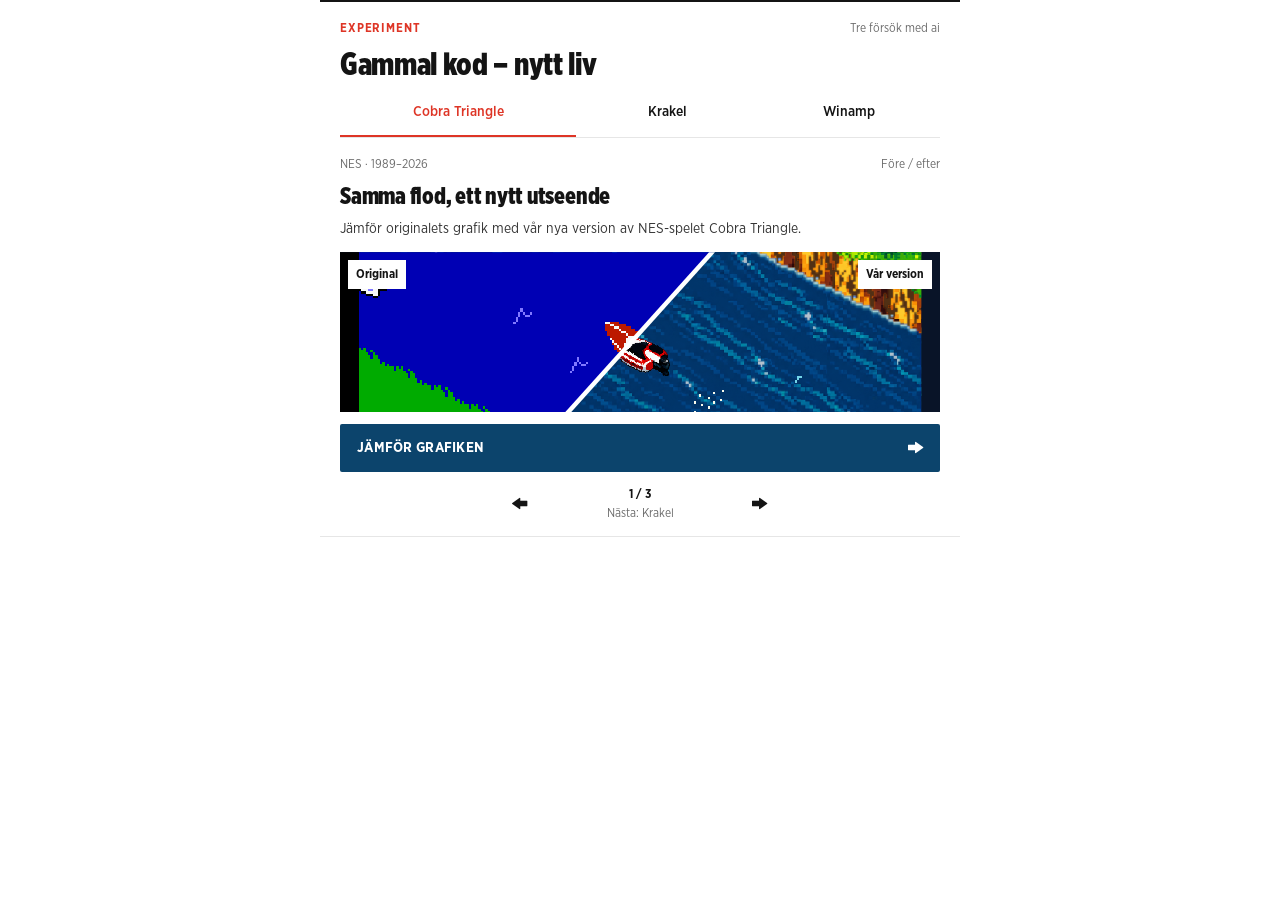
<file: index.html>
<!doctype html>
<html lang="sv">
<head>
  <meta charset="utf-8">
  <meta name="viewport" content="width=device-width,initial-scale=1">
  <meta name="color-scheme" content="light">
  <title>Gammal kod, nytt liv – tre experiment</title>
  <meta name="description" content="Utforska tre försök med ai och baklängeskonstruktion: Cobra Triangle, Krakel Spektakel och Winamp-tillägget Enhancer.">
  <link rel="stylesheet" href="ny-teknik-design-system/styles.css?v=20261023-gotham1">
  <link rel="stylesheet" href="styles.css?v=20261023-skin3">
</head>
<body>
<main class="lab" id="lab">
  <header class="intro">
    <p class="eyebrow"><span class="nt-kicker">EXPERIMENT</span><span class="edition">Tre försök med ai</span></p>
    <h1>Gammal kod – nytt liv</h1>
  </header>
  <div class="tabs" role="tablist" aria-label="Välj experiment">
    <button id="tab-cobra" role="tab" aria-selected="true" aria-controls="experiment" data-project="cobra">Cobra Triangle</button>
    <button id="tab-krakel" role="tab" aria-selected="false" tabindex="-1" aria-controls="experiment" data-project="krakel">Krakel</button>
    <button id="tab-enhancer" role="tab" aria-selected="false" tabindex="-1" aria-controls="experiment" data-project="enhancer">Winamp</button>
  </div>
  <section class="experiment" id="experiment" role="tabpanel" aria-labelledby="tab-cobra" tabindex="0">
    <div class="project-heading" id="project-heading">
      <div class="project-meta"><span id="project-era">NES · 1989–2026</span><span id="demo-kind">Före / efter</span></div>
      <h2 id="project-title">Samma flod, ett nytt utseende</h2>
      <p class="project-teaser" id="project-teaser">Jämför originalets grafik med vår nya version av NES-spelet Cobra Triangle.</p>
      <p class="project-intro" id="project-intro" hidden></p>
    </div>
    <div class="compact-preview" id="compact-preview">
      <div class="compact-cobra compact-visual" data-preview="cobra" role="img" aria-label="Originalgrafik till vänster och vår nya grafik till höger, delade av en diagonal vit linje.">
        <img class="diagonal-new" src="assets/cobra-remaster.png" width="1024" height="960" alt="">
        <img class="diagonal-old" src="assets/cobra-original.png" width="256" height="240" alt="">
        <span class="diagonal-line" aria-hidden="true"></span><span class="image-label original-label">Original</span><span class="image-label new-label">Vår version</span>
      </div>
      <div class="compact-visual" data-preview="krakel" hidden><div class="krakel-stage compact-krakel"><img src="assets/krakel-preview.jpg" width="600" height="800" alt="Bokstavsleken med ordet ankare." loading="lazy"></div></div>
      <div class="compact-enhancer" data-preview="enhancer" hidden role="img" aria-label="Vår Enhancer-app med grön låtdisplay, stereomätare och metallknappen Take it to Eleven."><div class="skin-shell"><div class="enhancer-skin" aria-hidden="true">
          <div class="skin-titlebar"><span class="skin-grip"></span><strong>ENHANCER</strong><span class="skin-ridges"></span><span class="skin-close" aria-hidden="true">×</span></div>
          <div class="skin-display"><div class="skin-source"><span>REDO ATT LYSSNA</span><span>LJUDTEST</span></div><h3 class="skin-song">Nattpass</h3><p class="skin-artist">Ny Teknik · egen testmusik</p><div class="skin-meters" aria-hidden="true"><div class="skin-meter"><span>L</span><div class="meter-segments"><i></i><i></i><i></i><i></i><i></i><i></i><i></i><i></i><i></i><i></i><i></i><i></i><i></i><i></i><i></i><i></i><i></i><i></i><i></i><i></i><i></i><i></i><i></i><i></i><i></i><i></i><i></i><i></i><i></i><i></i><i></i><i></i><i></i><i></i><i></i></div></div><div class="skin-meter"><span>R</span><div class="meter-segments"><i></i><i></i><i></i><i></i><i></i><i></i><i></i><i></i><i></i><i></i><i></i><i></i><i></i><i></i><i></i><i></i><i></i><i></i><i></i><i></i><i></i><i></i><i></i><i></i><i></i><i></i><i></i><i></i><i></i><i></i><i></i><i></i><i></i><i></i><i></i></div></div></div></div>
          <div class="skin-eleven"><span class="skin-bolt skin-bolt-left" aria-hidden="true"></span><span class="skin-lead">TAKE IT TO</span><strong>ELEVEN</strong><span class="skin-bolt skin-bolt-right" aria-hidden="true"></span></div>
          <div class="skin-footer"><span>ORIGINALLJUD</span><span class="skin-hint">VÄXLA EFFEKT</span></div>
        </div></div></div>
    </div>
    <div class="expand-control"><button class="nt-button nt-button-secondary" id="expand" aria-expanded="false" aria-controls="expanded-content"><span id="expand-label">Jämför grafiken</span><i class="fi-arrow-right" id="expand-icon" aria-hidden="true"></i></button></div>
    <div id="expanded-content" hidden>
      <div class="demo" id="demo-cobra">
        <div class="comparison" id="comparison" style="--split:50%">
          <img class="comparison-image" src="assets/cobra-remaster.png" width="1024" height="960" alt="Vår version av Cobra Triangle: båten på floden med ny pixelgrafik.">
          <video class="comparison-video" id="cobra-after-video" muted playsinline preload="none" hidden aria-label="Samma inspelade sekvens med vår nya grafik"></video>
          <div class="comparison-before">
            <img class="comparison-image" src="assets/cobra-original.png" width="256" height="240" alt="Samma spelögonblick med originalets NES-grafik.">
            <video class="comparison-video" id="cobra-before-video" muted playsinline preload="none" hidden aria-label="Inspelad sekvens med originalgrafik"></video>
          </div>
          <span class="image-label original-label">Original</span><span class="image-label new-label">Vår version</span>
          <div class="split-line" aria-hidden="true"><span><i class="fi-arrow-left"></i><i class="fi-arrow-right"></i></span></div>
        </div>
        <div class="compare-controls">
          <label for="comparison-slider">Dra för att jämföra samma spelögonblick</label>
          <input id="comparison-slider" type="range" min="0" max="100" value="50" aria-label="Andel av bilden som visar originalgrafik" aria-valuetext="50 procent originalgrafik">
          <div class="compare-buttons"><button id="show-original" class="nt-button nt-button-ghost">Visa original</button><button id="show-new" class="nt-button nt-button-ghost">Visa vår version</button><button id="play-cobra" class="nt-button nt-button-secondary" hidden><i class="fi-play-video" aria-hidden="true"></i> Se sekvensen</button></div>
        </div>
        <p class="media-caption" id="cobra-caption">Samma spelmotor och spelögonblick. Reglaget jämför grafiken; de ändrade spelreglerna visas inte här.</p>
      </div>
      <div class="demo" id="demo-krakel" hidden>
        <div class="krakel-stage" id="krakel-stage">
          <img src="assets/krakel-preview.jpg" width="600" height="800" alt="Skärmbild av vår A-lek. Ett ankare, bokstäver i blommor och bokstäver att välja mellan." loading="lazy">
          <button class="hotspot selected" id="hotspot-0" data-step="0" aria-label="Steg 1: bilden och ordet" aria-pressed="true">1</button>
          <button class="hotspot" id="hotspot-1" data-step="1" aria-label="Steg 2: bokstäverna" aria-pressed="false">2</button>
          <button class="hotspot" id="hotspot-2" data-step="2" aria-label="Steg 3: spelreglerna" aria-pressed="false">3</button>
        </div>
        <div class="step-tabs" role="group" aria-label="Utforska A-leken"><button class="nt-button nt-button-ghost" data-step="0" aria-pressed="true"><span>1. Bilden</span></button><button class="nt-button nt-button-ghost" data-step="1" aria-pressed="false"><span>2. Bokstäverna</span></button><button class="nt-button nt-button-ghost" data-step="2" aria-pressed="false"><span>3. Reglerna</span></button></div>
        <div class="step-copy" aria-live="polite"><h3 id="step-title">Ett ankare börjar på A</h3><p id="step-description">Bilden kommer från originalskivan. I vår spelbara webbversion hörs också originalets inspelade ord. Här utforskar vi en skärmbild.</p></div>
        <p class="media-caption">Tryck på markeringarna för en visuell genomgång. Det här är en skärmbild av webbversionen, inte ett spelbart smakprov.</p>
      </div>
      <div class="demo" id="demo-enhancer" hidden>
<div class="skin-shell"><div class="enhancer-skin">
          <div class="skin-titlebar"><span class="skin-grip"></span><strong>ENHANCER</strong><span class="skin-ridges"></span><button class="skin-close" id="skin-close" aria-label="Fäll ihop spelaren">×</button></div>
          <div class="skin-display"><div class="skin-source"><span id="audio-state">REDO ATT LYSSNA</span><span>LJUDTEST</span></div><h3 class="skin-song">Nattpass</h3><p class="skin-artist">Ny Teknik · egen testmusik</p><div class="skin-meters" aria-hidden="true"><div class="skin-meter"><span>L</span><div class="meter-segments"><i></i><i></i><i></i><i></i><i></i><i></i><i></i><i></i><i></i><i></i><i></i><i></i><i></i><i></i><i></i><i></i><i></i><i></i><i></i><i></i><i></i><i></i><i></i><i></i><i></i><i></i><i></i><i></i><i></i><i></i><i></i><i></i><i></i><i></i><i></i></div></div><div class="skin-meter"><span>R</span><div class="meter-segments"><i></i><i></i><i></i><i></i><i></i><i></i><i></i><i></i><i></i><i></i><i></i><i></i><i></i><i></i><i></i><i></i><i></i><i></i><i></i><i></i><i></i><i></i><i></i><i></i><i></i><i></i><i></i><i></i><i></i><i></i><i></i><i></i><i></i><i></i><i></i></div></div></div></div>
          <button class="skin-eleven" id="eleven" aria-pressed="false" aria-label="Take it to Eleven – växla ljudeffekt"><span class="skin-bolt skin-bolt-left" aria-hidden="true"></span><span class="skin-lead">TAKE IT TO</span><strong>ELEVEN</strong><span class="skin-bolt skin-bolt-right" aria-hidden="true"></span></button>
          <div class="skin-footer"><span id="effect-state">ORIGINALLJUD</span><span class="skin-hint">VÄXLA EFFEKT</span></div>
        </div></div>
        <div class="audio-position"><span id="audio-time">0:00</span><div class="audio-progress" role="progressbar" aria-label="Uppspelning" aria-valuemin="0" aria-valuemax="100" aria-valuenow="0"><span id="audio-progress-fill"></span></div><span id="audio-duration">0:16</span></div>
        <div class="audio-controls"><button id="play-audio" class="nt-button nt-button-secondary"><i class="fi-play-video" aria-hidden="true"></i> Lyssna</button><p>Tryck på <strong>Eleven</strong> för att växla effekt.<br><span>Hörlurar rekommenderas.</span></p></div>
        <p class="media-caption" id="audio-caption">Samma utseende som vår Mac-app. Här växlar knappen mellan två förberedda versioner av vår egen testmusik, med och utan den gamla Enhancer-motorn. Spotify behövs inte.</p>
        <p class="audio-error" id="audio-error" role="status" hidden></p>
      </div>
      <div class="story">
        <h3>Vad har vi gjort?</h3><p class="story-summary" id="story-summary"></p>
        <details id="method"><summary>Så gjorde vi <i class="fi-arrow-right" aria-hidden="true"></i></summary><div class="detail-body" id="method-body"></div></details>
        <details id="scope"><summary>Vad behövdes – och vad återstår? <i class="fi-arrow-right" aria-hidden="true"></i></summary><div class="detail-body" id="scope-body"></div></details>
      </div>
      <div class="collapse-control"><button class="nt-button nt-button-ghost" id="collapse-bottom"><i class="fi-x" aria-hidden="true"></i> Visa mindre</button></div>
    </div>
    <nav class="project-nav" aria-label="Bläddra mellan experiment"><button class="nt-button nt-button-ghost" id="previous" aria-label="Föregående experiment"><i class="fi-arrow-left" aria-hidden="true"></i></button><p><span id="project-position">1 / 3</span><span id="next-name">Nästa: Krakel</span></p><button class="nt-button nt-button-ghost" id="next" aria-label="Nästa experiment: Krakel"><i class="fi-arrow-right" aria-hidden="true"></i></button></nav>
  </section>
  <footer class="lab-footer" hidden><a id="standalone-link" href="./" target="_blank" rel="noopener">Öppna separat <i class="fi-link" aria-hidden="true"></i></a></footer>
</main>
<script type="module" src="app.js?v=20261023-balanced1"></script>
</body>
</html>
</file>
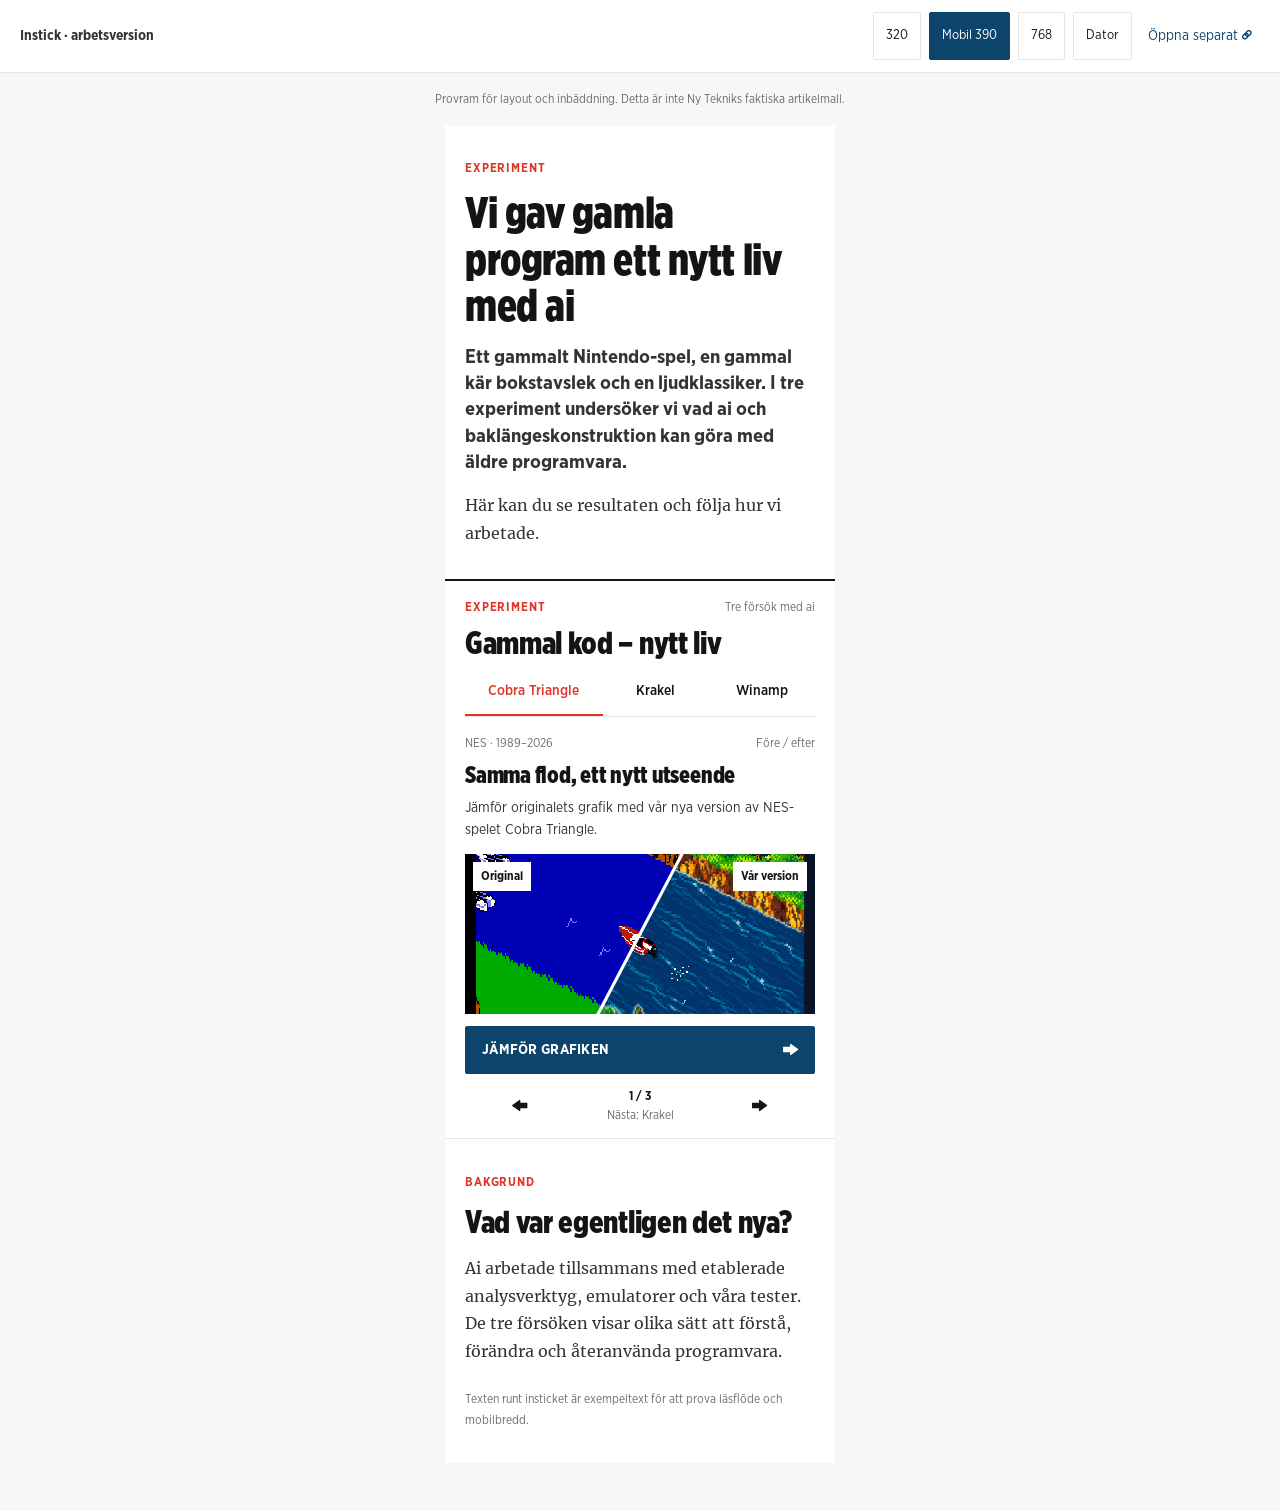
<file: preview.html>
<!doctype html><html lang="sv"><head><meta charset="utf-8"><meta name="viewport" content="width=device-width,initial-scale=1"><title>Förhandsvisning – artikelinstick</title><link rel="stylesheet" href="ny-teknik-design-system/styles.css?v=20261023-gotham1"><link rel="stylesheet" href="preview.css"></head><body>
<header class="review-bar"><strong>Instick · arbetsversion</strong><nav aria-label="Välj visningsbredd"><button data-width="320">320</button><button data-width="390" aria-pressed="true">Mobil 390</button><button data-width="768">768</button><button data-width="800">Dator</button><a href="./">Öppna separat <i class="fi-link" aria-hidden="true"></i></a></nav></header>
<p class="review-caption">Provram för layout och inbäddning. Detta är inte Ny Tekniks faktiska artikelmall.</p>
<div class="article" id="article"><div class="article-copy"><p class="kicker">EXPERIMENT</p><h1>Vi gav gamla program ett nytt liv med ai</h1><p class="preamble">Ett gammalt Nintendo-spel, en gammal kär bokstavslek och en ljudklassiker. I tre experiment undersöker vi vad ai och baklängeskonstruktion kan göra med äldre programvara.</p><p>Här kan du se resultaten och följa hur vi arbetade.</p></div>
<iframe id="retro-frame" src="./?embed=1" title="Tre experiment med gamla program" loading="lazy" scrolling="no"></iframe>
<div class="article-copy after"><p class="kicker">BAKGRUND</p><h2>Vad var egentligen det nya?</h2><p>Ai arbetade tillsammans med etablerade analysverktyg, emulatorer och våra tester. De tre försöken visar olika sätt att förstå, förändra och återanvända programvara.</p><p class="placeholder-note">Texten runt insticket är exempeltext för att prova läsflöde och mobilbredd.</p></div></div>
<script type="module" src="preview.js"></script></body></html>
</file>
<file: ny-teknik-design-system/styles.css>
@import url("tokens/fonts.css?v=20261023-gotham1");
@import url("tokens/colors.css");
@import url("tokens/typography.css?v=20261023-gotham1");
@import url("tokens/spacing.css");
@import url("tokens/borders.css");
@import url("tokens/motion.css");
@import url("tokens/icons.css");
@import url("tokens/base.css");
</file>
<file: styles.css>
/* Static equivalents of the supplied Button, TopicNav, Kicker and Figure
   components. Visual values come from Ny Teknik's linked design tokens. */
*{box-sizing:border-box}
[hidden]{display:none!important}
button,input{font:inherit}
button{cursor:pointer;touch-action:manipulation}
button:disabled{cursor:wait}
a,summary{touch-action:manipulation}
.lab{max-width:var(--column-main);margin:0 auto;background:var(--surface-page);border-top:var(--rule-strong);border-bottom:var(--rule)}
.intro{padding:var(--space-4) var(--gutter) var(--space-2)}
.eyebrow{display:flex;justify-content:space-between;align-items:center;gap:var(--space-3);margin:0 0 var(--space-2)}
.nt-kicker{font-family:var(--font-ui);font-size:var(--type-kicker-size);font-weight:var(--weight-bold);letter-spacing:var(--type-kicker-ls);color:var(--text-kicker);text-transform:uppercase;margin:0}
.edition{font-family:var(--font-ui);font-size:var(--type-meta-size);color:var(--text-muted)}
.intro h1{font-size:var(--type-h2-size);line-height:var(--type-h2-lh);letter-spacing:var(--type-h2-ls)}
.tabs{display:grid;grid-template-columns:1.3fr 1fr 1fr;margin:0 var(--gutter);border-bottom:var(--rule)}
.tabs button{font-family:var(--font-ui);font-size:var(--type-nav-size);font-weight:var(--weight-semibold);color:var(--nt-ink);padding:var(--space-2) var(--space-1);min-height:var(--space-12);border:0;border-bottom:var(--border-width-strong) solid transparent;background:transparent;transition:var(--transition-hover)}
.tabs button[aria-selected=true]{color:var(--nt-red);border-bottom-color:var(--nt-red)}
.tabs button:hover{color:var(--nt-red)}
.experiment:focus-visible{outline-offset:calc(-1 * var(--border-width-strong))}
.project-heading{padding:var(--space-4) var(--gutter) var(--space-3)}
.project-meta{display:flex;justify-content:space-between;gap:var(--space-2);font-family:var(--font-ui);font-size:var(--type-meta-size);color:var(--text-muted);margin-bottom:var(--space-2)}
.project-heading h2{font-size:var(--type-h3-size);line-height:var(--type-h3-lh);margin-bottom:var(--space-2)}
.project-teaser{font-family:var(--font-ui);font-size:var(--type-nav-size);line-height:var(--type-body-sm-lh);margin:0;color:var(--text-body)}
.project-intro{font-family:var(--font-dek);font-size:var(--type-dek-size);line-height:var(--type-dek-lh);font-weight:var(--weight-bold);margin:0}
.compact-preview{margin:0 var(--gutter)}
.compact-visual{height:calc(var(--space-20) + var(--space-16));display:flex;justify-content:center;align-items:center;gap:var(--space-4)}
.compact-cobra{display:grid;grid-template-columns:1fr 1fr;gap:var(--space-2)}
.compact-cobra figure{min-width:0;min-height:0;margin:0;height:100%;display:flex;flex-direction:column;align-items:center}
.compact-cobra img{height:calc(var(--space-20) + var(--space-16) - var(--space-6));flex-shrink:0;width:100%;object-fit:contain;image-rendering:pixelated}
.compact-cobra figcaption{font-family:var(--font-ui);font-size:var(--type-caption-size);line-height:var(--type-body-sm-lh);padding-top:var(--space-1);color:var(--text-caption)}
.compact-audio>img{width:calc(var(--space-20) + var(--space-8));height:auto}
.compact-audio h3{margin:var(--space-1) 0 var(--space-2)}
.compact-audio p:last-child{font-family:var(--font-ui);font-size:var(--type-nav-size);line-height:var(--type-body-sm-lh);margin:0}
.expand-control{padding:var(--space-3) var(--gutter) 0}
.expand-control .nt-button{width:100%;justify-content:space-between}
.nt-button{font-family:var(--font-ui);font-weight:var(--weight-bold);font-size:var(--type-nav-size);line-height:1;text-transform:uppercase;letter-spacing:.02em;border-radius:var(--radius-xs);border:var(--border-width) solid transparent;cursor:pointer;display:inline-flex;align-items:center;justify-content:center;gap:var(--space-2);padding:var(--space-3) var(--space-4);min-height:var(--space-12);text-decoration:none;transition:var(--transition-hover)}
.nt-button i{font-size:var(--icon-size)}
.nt-button-secondary{background:var(--action-secondary-bg);color:var(--text-inverse)}
.nt-button-secondary:hover{background:var(--action-secondary-bg-hover)}
.nt-button-ghost{background:transparent;color:var(--nt-ink)}
.nt-button-ghost:hover{color:var(--nt-red)}
.lab.is-expanded .expand-control{padding-top:0;padding-bottom:var(--space-4)}
.lab.is-expanded #expand{background:transparent;color:var(--text-link);border:var(--rule);justify-content:center}
.lab.is-expanded #expand:hover{color:var(--text-link-hover)}
.demo{margin:0 var(--gutter)}
.comparison{aspect-ratio:16/15;position:relative;overflow:hidden;isolation:isolate;background:var(--surface-page)}
.comparison-image,.comparison-video{position:absolute;inset:0;width:100%;height:100%;max-width:none;object-fit:fill;image-rendering:pixelated}
.comparison-video{z-index:1}
.comparison-before{position:absolute;inset:0;clip-path:inset(0 calc(100% - var(--split)) 0 0);z-index:2}
.image-label{position:absolute;z-index:3;top:var(--space-2);padding:var(--space-1) var(--space-2);font-family:var(--font-ui);font-size:var(--type-meta-size);font-weight:var(--weight-bold);color:var(--nt-ink);background:var(--surface-page);pointer-events:none}
.original-label{left:var(--space-2)}
.new-label{right:var(--space-2)}
.split-line{position:absolute;left:var(--split);height:100%;width:var(--border-width-strong);background:var(--surface-page);transform:translateX(-50%);z-index:4;pointer-events:none}
.split-line span{position:absolute;left:50%;top:44%;transform:translate(-50%,-50%);width:var(--space-10);height:var(--space-10);display:flex;align-items:center;justify-content:center;background:var(--surface-page);color:var(--text-link);border:var(--rule);font-size:var(--icon-size)}
.compare-controls{padding:var(--space-3) 0 0}
.compare-controls>label{display:block;text-align:center;font-family:var(--font-ui);font-size:var(--type-label-size)}
input[type=range]{width:100%;height:var(--space-10);accent-color:var(--nt-navy);margin:0;cursor:ew-resize;touch-action:pan-y}
.compare-buttons{display:grid;grid-template-columns:1fr 1fr;gap:var(--space-2)}
#play-cobra{grid-column:1/-1}
.media-caption{font-family:var(--font-ui);font-size:var(--type-caption-size);line-height:var(--type-body-sm-lh);color:var(--text-caption);margin:var(--space-2) 0 0}
.story{padding:var(--space-6) var(--gutter) 0}
.story h3{margin-bottom:var(--space-3)}
.story-summary{font-size:var(--type-body-size);line-height:var(--type-body-lh);margin:0 0 var(--space-6)}
details{border-top:var(--rule)}
details:last-child{border-bottom:var(--rule)}
summary{font-family:var(--font-ui);font-size:var(--type-nav-size);font-weight:var(--weight-bold);padding:var(--space-4) 0;min-height:var(--space-12);list-style:none;cursor:pointer;display:flex;align-items:center;justify-content:space-between;gap:var(--space-3)}
summary::-webkit-details-marker{display:none}
summary i{color:var(--nt-navy);font-size:var(--icon-size)}
details[open] summary i{transform:rotate(90deg)}
.detail-body{font-size:var(--type-body-size);line-height:var(--type-body-lh);padding-bottom:var(--space-4)}
.detail-body p{margin:0 0 var(--space-4)}
.detail-body p:last-child{margin-bottom:0}
.detail-body strong{font-family:var(--font-ui);font-weight:var(--weight-bold);color:var(--text-heading)}
.detail-body em{font-family:var(--font-ui)}
.method-flow{font-family:var(--font-ui);font-size:var(--type-label-size);line-height:var(--type-body-sm-lh);display:flex;align-items:center;flex-wrap:wrap;gap:var(--space-2);color:var(--text-muted)}
.method-flow i{color:var(--nt-navy)}
.collapse-control{padding:var(--space-3) var(--gutter) 0}
.collapse-control .nt-button{width:100%}
.project-nav{display:flex;align-items:center;justify-content:center;gap:var(--space-4);padding:var(--space-2) var(--gutter)}
.project-nav button{padding:var(--space-3);width:var(--space-12)}
.project-nav p{font-family:var(--font-ui);font-size:var(--type-meta-size);line-height:var(--type-body-sm-lh);margin:0;text-align:center;display:flex;flex-direction:column;min-width:calc(var(--space-20) * 2);color:var(--text-muted)}
.project-nav p span:first-child{font-weight:var(--weight-bold);color:var(--text-heading)}
.lab:not(.is-expanded) .lab-footer{display:none}
.lab-footer{padding:0 var(--gutter) var(--space-2);text-align:center;font-family:var(--font-ui);font-size:var(--type-caption-size)}
.lab-footer a{display:inline-flex;align-items:center;gap:var(--space-2);padding:var(--space-2) 0}
.krakel-stage{position:relative;aspect-ratio:574/431;overflow:hidden;background:var(--surface-page)}
.krakel-stage>img{position:absolute;max-width:none;width:104.5296%;height:auto;left:-2.2648%;top:-52.2042%;pointer-events:none}
.compact-krakel{width:calc((var(--space-20) + var(--space-16)) * 574 / 431);max-width:100%;height:100%}
.hotspot{position:absolute;transform:translate(-50%,-50%);width:var(--space-12);height:var(--space-12);font-family:var(--font-ui);font-size:var(--type-teaser-lg-size);font-weight:var(--weight-bold);color:var(--text-link);background:var(--surface-page);border:var(--border-width-strong) solid var(--nt-navy);border-radius:var(--radius-xs)}
.hotspot.selected{background:var(--nt-navy);color:var(--text-inverse)}
#hotspot-0{left:42.6%;top:27.8%}#hotspot-1{left:37%;top:54%}#hotspot-2{left:37%;top:83%}
.step-tabs{display:grid;grid-template-columns:repeat(3,1fr);gap:var(--space-1);padding:var(--space-3) 0 0}
.step-tabs button{font-size:var(--type-label-size);padding:var(--space-2) var(--space-1);border-bottom:var(--border-width-strong) solid transparent}
.step-tabs [aria-pressed=true]{color:var(--nt-red);border-bottom-color:var(--nt-red)}
.step-copy{padding-top:var(--space-4)}
.step-copy h3{margin-bottom:var(--space-2)}
.step-copy p{margin:0;font-size:var(--type-body-size);line-height:var(--type-body-lh)}
.audio-player{border-top:var(--rule-strong);border-bottom:var(--rule);padding:var(--space-4) 0}
.audio-heading{display:flex;align-items:center;justify-content:space-between;gap:var(--space-4)}
.audio-heading>img{width:var(--space-16);height:var(--space-16)}
.audio-heading h3{font-size:var(--type-h2-size);line-height:var(--type-h2-lh);margin:var(--space-1) 0 var(--space-2)}
.track-credit,.track-state{font-family:var(--font-ui);font-size:var(--type-label-size);line-height:var(--type-body-sm-lh);color:var(--text-muted);margin:0}
.track-state{margin-top:var(--space-4)}
.audio-position{display:flex;align-items:center;gap:var(--space-2);font-family:var(--font-ui);font-size:var(--type-meta-size);color:var(--text-muted);padding:var(--space-2) 0 var(--space-4);font-variant-numeric:tabular-nums}
.audio-progress{height:var(--space-1);flex:1;background:var(--nt-line)}
.audio-progress span{display:block;height:100%;width:0;background:var(--nt-navy)}
.eleven{display:flex;align-items:center;justify-content:center;flex-direction:column;gap:var(--space-1);padding:var(--space-3);width:100%;background:var(--surface-page);border:var(--border-width-strong) solid var(--nt-navy);border-radius:var(--radius-xs);color:var(--nt-navy);font-family:var(--font-ui);transition:var(--transition-hover)}
.eleven strong{font-family:var(--font-display);font-size:var(--type-h1-size);font-weight:var(--weight-display);line-height:var(--type-h1-lh)}
.eleven>span{font-size:var(--type-label-size)}
.eleven[aria-pressed=true]{background:var(--nt-navy);color:var(--text-inverse)}
.eleven:hover{border-color:var(--nt-navy-dark)}
.eleven[aria-pressed=true]:hover{background:var(--nt-navy-dark)}
.audio-controls{display:flex;align-items:center;gap:var(--space-3);padding-top:var(--space-4)}
.audio-controls p{font-family:var(--font-ui);font-size:var(--type-label-size);line-height:var(--type-body-sm-lh);margin:0}
.audio-controls p span{color:var(--text-muted)}
.audio-error{padding:var(--space-4) 0;font-family:var(--font-ui);border-bottom:var(--rule);color:var(--text-body)}
@media(max-width:350px){.intro,.project-heading{padding-left:var(--space-4);padding-right:var(--space-4)}.tabs,.compact-preview,.demo{margin-left:var(--space-4);margin-right:var(--space-4)}.project-meta{font-size:var(--type-meta-size);flex-wrap:wrap}.project-nav{gap:var(--space-2)}.compact-audio{gap:var(--space-3)}.compact-audio>img{width:var(--space-20)}}
@media(prefers-reduced-motion:reduce){*,*:before,*:after{scroll-behavior:auto!important;transition:none!important;animation:none!important}}

/* The demonstrations retain their own character, as requested. Editorial chrome
   continues to use Ny Teknik's design system. */
.compact-cobra{position:relative;display:block;height:calc(var(--space-20) * 2);overflow:hidden;background:var(--nt-black)}
.compact-cobra>img{position:absolute;inset:0;width:100%;height:100%;object-fit:cover;object-position:center 48%;image-rendering:pixelated}
.compact-cobra .diagonal-old{clip-path:polygon(0 0,62% 0,38% 100%,0 100%)}
.diagonal-line{position:absolute;inset:0;background:var(--nt-surface);clip-path:polygon(61.5% 0,62.5% 0,38.5% 100%,37.5% 100%)}
.step-tabs button{font-size:var(--type-meta-size);text-transform:none;white-space:nowrap;min-width:0;padding-inline:0;letter-spacing:normal}
/* Port of mac-host/retro-skin.h: the native app's 380 × 208 face,
   scaled as one unit. Fonts and colours belong to the demonstrated app. */
.skin-shell{container-type:inline-size;width:100%;max-width:608px;margin-inline:auto}
.enhancer-skin{position:relative;aspect-ratio:380/208;background:#292e40;border:2px solid #34394d;box-shadow:inset 1px 1px #a5a8b9,inset -1px -1px #15171e;color:#e2e4ec;font-family:Menlo,Consolas,monospace;line-height:1;font-weight:400;text-align:left}
.skin-titlebar{position:absolute;left:3.16%;right:3.16%;top:3.37%;height:8.17%;display:flex;align-items:center;gap:1.84cqw}
.skin-titlebar strong{font-family:inherit;font-size:3.42cqw;font-weight:700;letter-spacing:0;white-space:nowrap}
.skin-grip{width:2.63cqw;height:3.16cqw;flex-shrink:0;background:repeating-linear-gradient(to bottom,#696f87 0 1px,#191e2b 1px 2px)}
.skin-ridges{flex:1;height:3.16cqw;background:repeating-linear-gradient(to bottom,#555d77 0 1px,#191e2b 1px 2px)}
.skin-close{display:grid;place-items:center;flex-shrink:0;width:4.47cqw;height:4.47cqw;padding:0;border:1px solid #15171e;border-radius:0;box-shadow:inset 1px 1px #a5a8b9,inset -1px -1px #20232e;background:#50576b;color:#e4e6eb;font:700 4.2cqw/1 Menlo,Consolas,monospace}
.skin-display{position:absolute;left:3.42%;top:16.83%;width:93.16%;height:40.87%;background:#070f0c;border:1px solid #15171e;box-shadow:inset 1px 1px #181b22,1px 1px #85899a;overflow:hidden}
.skin-source{position:absolute;left:3.1%;right:3.1%;top:8%;display:flex;justify-content:space-between;font:400 1.84cqw/1 Menlo,Consolas,monospace;color:#8eaa7e}
.skin-source span:first-child{color:#668b60}
.skin-song{position:absolute;left:3.1%;right:3.1%;top:23%;font:700 3.42cqw/1.2 Menlo,Consolas,monospace;letter-spacing:0;color:#c3ff6d;margin:0;white-space:nowrap;overflow:hidden;text-overflow:ellipsis}
.skin-artist{position:absolute;left:3.1%;right:3.1%;top:45%;font:400 2.63cqw/1.2 Menlo,Consolas,monospace;color:#99b58a;margin:0;white-space:nowrap;overflow:hidden;text-overflow:ellipsis}
.skin-meters{position:absolute;left:3.1%;right:3.1%;bottom:9%;display:grid;gap:1.05cqw}
.skin-meter{display:flex;align-items:center;gap:2.37cqw;font:400 1.84cqw/1 Menlo,Consolas,monospace;color:#729468;height:1.32cqw}
.meter-segments{display:grid;grid-template-columns:repeat(35,1fr);gap:.53cqw;flex:1;height:1.32cqw}
.meter-segments i{display:block;background:#183023}.meter-segments i.lit{background:#75db42}.meter-segments i.lit:nth-child(n+27){background:#bbe747}.meter-segments i.lit:nth-child(n+32){background:#ffb547}
.skin-eleven{position:absolute;left:3.42%;top:63.46%;width:93.16%;height:23.08%;margin:0;padding:0;border:0;border-radius:0;background:#754039;clip-path:polygon(2% 0,98% 0,100% 15%,100% 85%,98% 100%,2% 100%,0 85%,0 15%);color:#d9d0c4;font-weight:400}
.skin-eleven:before{content:'';position:absolute;inset:2px;background:#171317;clip-path:polygon(2% 0,98% 0,100% 15%,100% 85%,98% 100%,2% 100%,0 85%,0 15%)}
.skin-lead{position:absolute;top:17%;left:0;right:0;text-align:center;color:#ba8678;font:700 2.1cqw/1 Menlo,Consolas,monospace;letter-spacing:.53cqw}
.skin-eleven strong{position:absolute;left:0;right:0;bottom:8%;text-align:center;color:#d9d0c4;font:700 6.32cqw/1.05 Copperplate,'Copperplate Gothic Bold',Georgia,serif;letter-spacing:.79cqw;text-shadow:1px 2px #472d30}
.skin-bolt{position:absolute;top:17%;width:6.05cqw;height:8.16cqw;background:#794137;clip-path:polygon(68% 0,0 57%,41% 57%,14% 100%,100% 37%,55% 37%)}
.skin-bolt-left{left:7%}.skin-bolt-right{right:7%}
.skin-footer{position:absolute;left:4.21%;right:4.21%;bottom:5.77%;display:flex;justify-content:space-between;font:700 2.37cqw/1 Menlo,Consolas,monospace;color:#9aa3b6;white-space:nowrap}
.skin-hint{font-weight:400;color:#8993a9}
.enhancer-skin.effect-on .skin-eleven{background:#ff633c}.enhancer-skin.effect-on .skin-eleven:before{background:#35100d}.enhancer-skin.effect-on .skin-lead{color:#ffa573}.enhancer-skin.effect-on .skin-eleven strong{color:#ffe8bc;text-shadow:1px 2px #9d2212}.enhancer-skin.effect-on .skin-bolt{background:#ff6139}.enhancer-skin.effect-on .skin-footer{color:#b6ff53}.enhancer-skin.effect-on .skin-hint{color:#ffa36b}
.skin-eleven:focus-visible{outline:0}.skin-eleven:focus-visible:after{content:'';position:absolute;inset:5px;border:1px dashed #ffa878;pointer-events:none}
.skin-eleven:active strong{transform:translateY(1px)}
#demo-enhancer .audio-position{padding-bottom:0}#demo-enhancer .audio-controls{padding-bottom:var(--space-2)}
</file>
<file: preview.css>
*{box-sizing:border-box}
body{background:var(--surface-sunken)}
.review-bar{display:flex;align-items:center;justify-content:space-between;gap:var(--space-4);padding:var(--space-3) var(--gutter);background:var(--surface-page);border-bottom:var(--rule);font-family:var(--font-ui);font-size:var(--type-nav-size);flex-wrap:wrap}
.review-bar nav{display:flex;align-items:center;gap:var(--space-2);flex-wrap:wrap}
.review-bar button{background:transparent;border:var(--rule);border-radius:var(--radius-xs);color:var(--nt-ink);padding:var(--space-3);min-height:var(--space-12);font-family:var(--font-ui);font-size:var(--type-label-size);cursor:pointer;transition:var(--transition-hover)}
.review-bar button[aria-pressed=true]{background:var(--nt-navy);color:var(--text-inverse);border-color:var(--nt-navy)}
.review-bar button:hover{border-color:var(--nt-navy)}
.review-bar a{padding:var(--space-3) var(--space-2)}
.review-caption{max-width:var(--container-max);margin:var(--space-4) auto;padding:0 var(--gutter);font-family:var(--font-ui);font-size:var(--type-meta-size);color:var(--text-muted);text-align:center}
.article{width:min(390px,100%);margin:0 auto var(--space-12);background:var(--surface-page)}
.article-copy{max-width:var(--column-main);margin-inline:auto;padding:var(--space-8) var(--gutter)}
.kicker{font-family:var(--font-ui);font-size:var(--type-kicker-size);font-weight:var(--weight-bold);letter-spacing:var(--type-kicker-ls);color:var(--nt-red);margin:0 0 var(--space-3);text-transform:uppercase}
.article-copy h1{margin:0 0 var(--space-4)}
.preamble{font-family:var(--font-dek);font-weight:var(--weight-bold);font-size:var(--type-dek-size);line-height:var(--type-dek-lh);margin-bottom:var(--space-4)}
.article-copy>p:last-child{margin-bottom:0}
#retro-frame{display:block;width:100%;height:560px;border:none;overflow:hidden}
.after{padding-top:var(--space-8)}
.after h2{margin-bottom:var(--space-4)}
.placeholder-note{font-family:var(--font-ui);font-size:var(--type-meta-size);color:var(--text-muted);margin-top:var(--space-6)}
@media(max-width:480px){.article-copy h1{font-size:var(--type-h2-size);line-height:var(--type-h2-lh)}}
@media(prefers-reduced-motion:reduce){*{scroll-behavior:auto!important;transition:none!important}}
</file>
